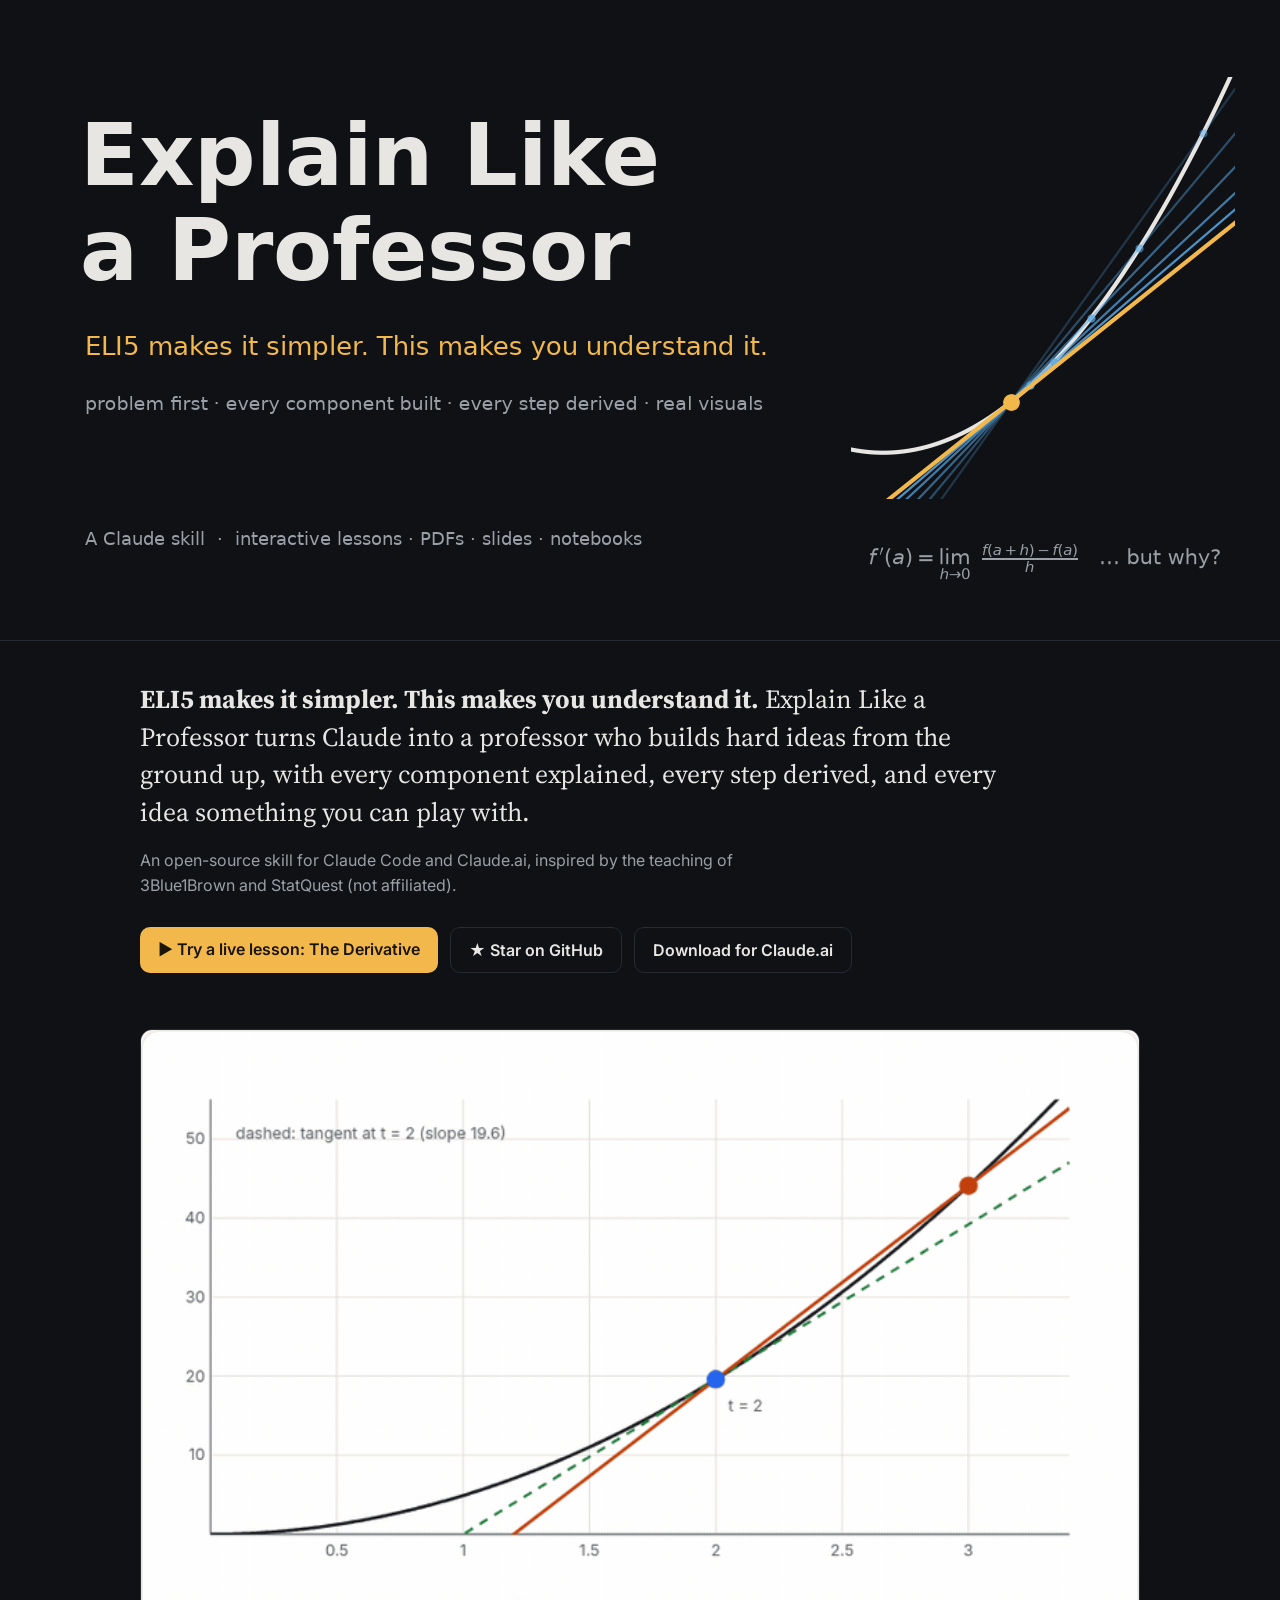
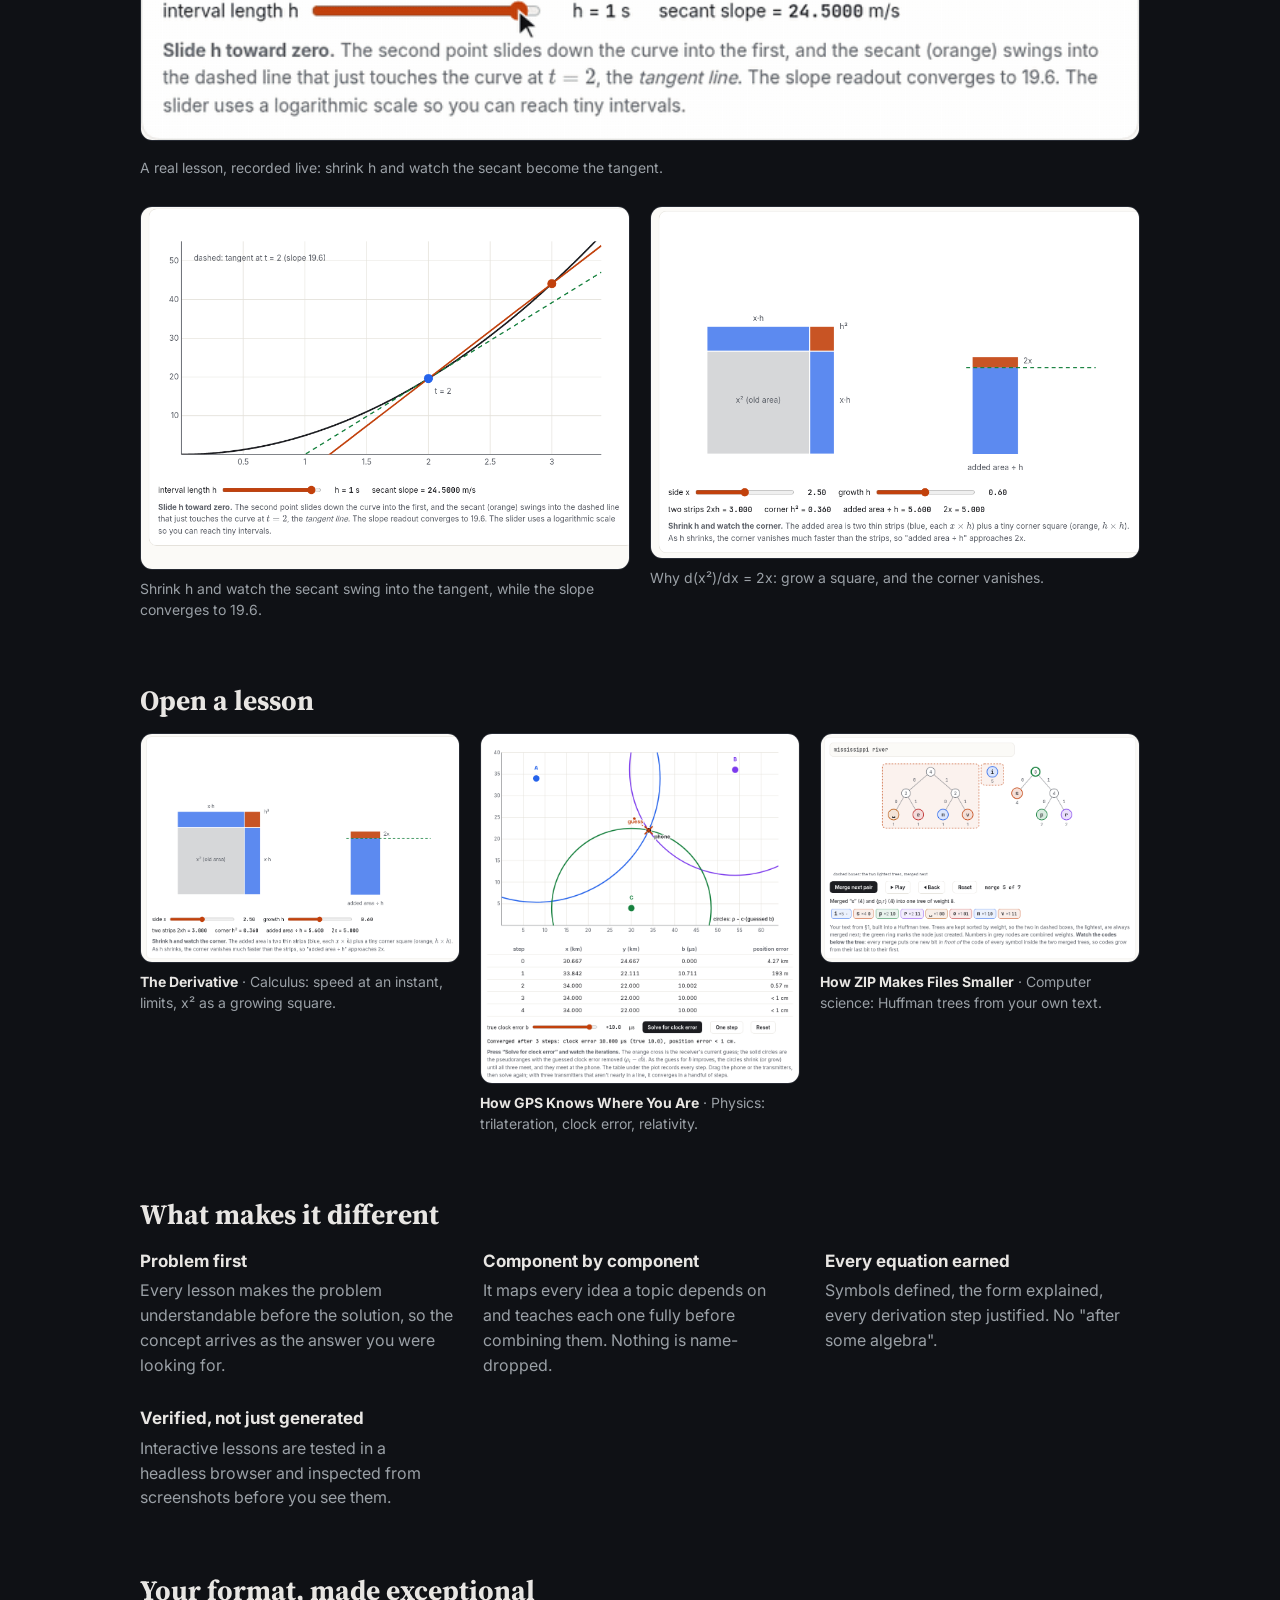
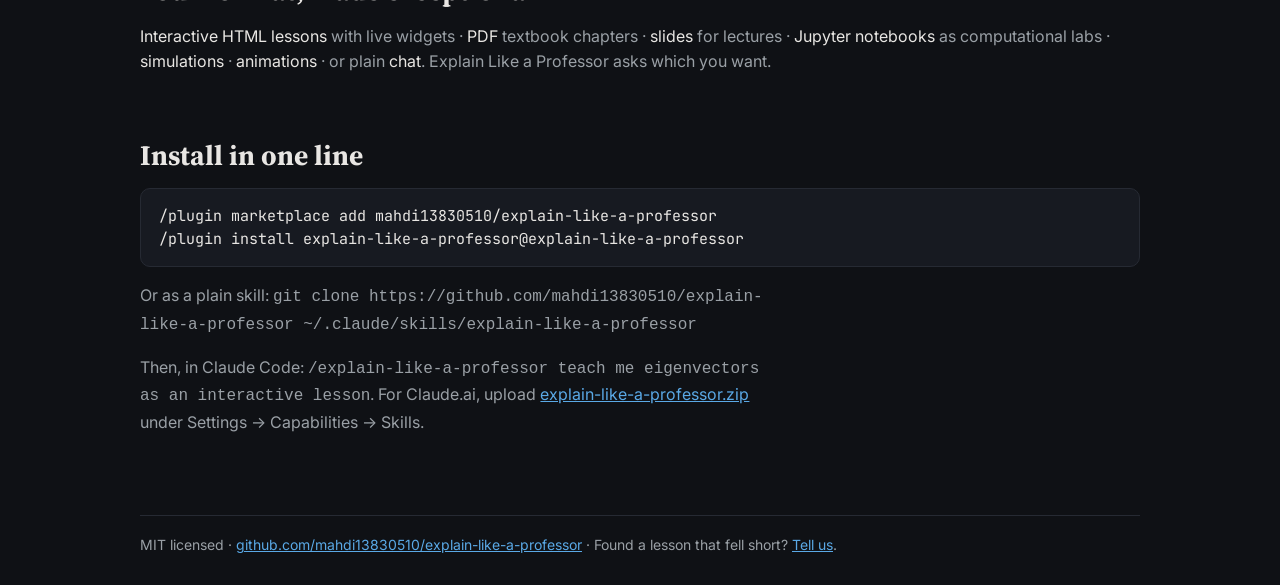
<file: index.html>
<!doctype html>
<html lang="en">
<head>
<meta charset="utf-8">
<meta name="viewport" content="width=device-width, initial-scale=1">
<title>Explain Like a Professor · a Claude skill that teaches like a great professor</title>
<meta name="description" content="Explain Like a Professor turns Claude into a professor: problem-first, component-by-component lessons with every step derived, delivered as interactive lessons, PDFs, slides or notebooks.">
<meta property="og:title" content="Explain Like a Professor: a Claude skill that teaches like a great professor">
<meta property="og:description" content="Stop getting summaries. Start getting lessons. Interactive, step-by-step, every equation derived.">
<meta property="og:image" content="https://mahdi13830510.github.io/explain-like-a-professor/assets/banner.png">
<meta property="og:url" content="https://mahdi13830510.github.io/explain-like-a-professor/">
<meta name="twitter:card" content="summary_large_image">
<meta name="twitter:image" content="https://mahdi13830510.github.io/explain-like-a-professor/assets/banner.png">
<link rel="preconnect" href="https://fonts.googleapis.com"><link rel="preconnect" href="https://fonts.gstatic.com" crossorigin>
<link href="https://fonts.googleapis.com/css2?family=Inter:wght@400;500;600;700&family=JetBrains+Mono:wght@400&family=Source+Serif+4:opsz,wght@8..60,400;8..60,700&display=swap" rel="stylesheet">
<style>
  :root { --bg:#0f1115; --surface:#171a21; --ink:#e8e6e3; --muted:#9aa0a6; --rule:#262a33; --accent:#f2b84b; --blue:#5aa9e6; }
  * { box-sizing: border-box; }
  body { margin:0; background:var(--bg); color:var(--ink); font:18px/1.6 "Source Serif 4", Georgia, serif; }
  .wrap { max-width: 1040px; margin: 0 auto; padding: 0 20px; }
  header img { display:block; width:100%; height:auto; border-bottom:1px solid var(--rule); }
  .lede { font-size: clamp(20px, 2.6vw, 26px); line-height:1.45; margin: 40px 0 8px; max-width: 34em; }
  .sub { color: var(--muted); font: 16px/1.6 Inter, system-ui, sans-serif; max-width: 40em; }
  .cta { display:flex; flex-wrap:wrap; gap:12px; margin: 28px 0 56px; font: 600 16px Inter, system-ui, sans-serif; }
  .cta a { text-decoration:none; padding: 12px 18px; border-radius: 10px; }
  .cta .primary { background: var(--accent); color: #1a1406; }
  .cta .ghost { color: var(--ink); border: 1px solid var(--rule); }
  .cta .ghost:hover { border-color: var(--muted); }
  h2 { font: 700 28px/1.2 "Source Serif 4", Georgia, serif; margin: 64px 0 16px; }
  .grid { display:grid; grid-template-columns: repeat(auto-fit, minmax(260px, 1fr)); gap: 28px; font: 16px/1.55 Inter, system-ui, sans-serif; color: var(--muted); }
  .grid b { display:block; color: var(--ink); font-size: 17px; margin-bottom: 4px; }
  figure { margin: 0; }
  .shots { display:grid; grid-template-columns: repeat(auto-fit, minmax(300px, 1fr)); gap: 20px; }
  .shots img { width:100%; height:auto; border-radius: 12px; border:1px solid var(--rule); display:block; }
  figcaption { font: 14px/1.5 Inter, system-ui, sans-serif; color: var(--muted); margin-top: 8px; }
  pre { font: 15px/1.5 "JetBrains Mono", ui-monospace, monospace; background: var(--surface); border:1px solid var(--rule); padding: 16px 18px; border-radius: 10px; overflow-x:auto; }
  .formats { font: 16px/1.6 Inter, system-ui, sans-serif; color: var(--muted); }
  .formats span { color: var(--ink); }
  footer { margin: 80px 0 40px; padding-top: 20px; border-top: 1px solid var(--rule); font: 14px Inter, system-ui, sans-serif; color: var(--muted); }
  a { color: var(--blue); }
</style>
</head>
<body>
<header><img src="assets/banner.png" alt="Explain Like a Professor: a Claude skill that teaches like a great professor" width="1280" height="640"></header>
<main class="wrap">
  <p class="lede"><b>ELI5 makes it simpler. This makes you understand it.</b> Explain Like a Professor turns Claude into a professor who builds hard ideas from the ground up, with every component explained, every step derived, and every idea something you can play with.</p>
  <p class="sub">An open-source skill for Claude Code and Claude.ai, inspired by the teaching of 3Blue1Brown and StatQuest (not affiliated).</p>
  <div class="cta">
    <a class="primary" href="showcase/derivatives/">▶ Try a live lesson: The Derivative</a>
    <a class="ghost" href="https://github.com/mahdi13830510/explain-like-a-professor">★ Star on GitHub</a>
    <a class="ghost" href="https://github.com/mahdi13830510/explain-like-a-professor/releases/latest">Download for Claude.ai</a>
  </div>

  <figure style="margin:0 0 28px"><a href="showcase/derivatives/#shrink"><img src="assets/demo-derivative.gif" alt="Demo of the derivative lesson: the secant becomes the tangent" style="width:100%;height:auto;border-radius:12px;border:1px solid var(--rule)"></a><figcaption>A real lesson, recorded live: shrink h and watch the secant become the tangent.</figcaption></figure>
  <div class="shots">
    <figure><a href="showcase/derivatives/#shrink"><img src="assets/preview-limit.png" alt="Shrink h and the secant becomes the tangent"></a><figcaption>Shrink h and watch the secant swing into the tangent, while the slope converges to 19.6.</figcaption></figure>
    <figure><a href="showcase/derivatives/#square"><img src="assets/preview-square.png" alt="x squared as a growing square"></a><figcaption>Why d(x²)/dx = 2x: grow a square, and the corner vanishes.</figcaption></figure>
  </div>

  <h2>Open a lesson</h2>
  <div class="shots">
    <figure><a href="showcase/derivatives/"><img src="assets/preview-square.png" alt="The Derivative"></a><figcaption><b style="color:var(--ink)">The Derivative</b> · Calculus: speed at an instant, limits, x² as a growing square.</figcaption></figure>
    <figure><a href="showcase/gps/"><img src="assets/preview-gps-1.png" alt="How GPS works"></a><figcaption><b style="color:var(--ink)">How GPS Knows Where You Are</b> · Physics: trilateration, clock error, relativity.</figcaption></figure>
    <figure><a href="showcase/compression/"><img src="assets/preview-zip-1.png" alt="How ZIP compresses"></a><figcaption><b style="color:var(--ink)">How ZIP Makes Files Smaller</b> · Computer science: Huffman trees from your own text.</figcaption></figure>
  </div>

  <h2>What makes it different</h2>
  <div class="grid">
    <div><b>Problem first</b>Every lesson makes the problem understandable before the solution, so the concept arrives as the answer you were looking for.</div>
    <div><b>Component by component</b>It maps every idea a topic depends on and teaches each one fully before combining them. Nothing is name-dropped.</div>
    <div><b>Every equation earned</b>Symbols defined, the form explained, every derivation step justified. No "after some algebra".</div>
    <div><b>Verified, not just generated</b>Interactive lessons are tested in a headless browser and inspected from screenshots before you see them.</div>
  </div>

  <h2>Your format, made exceptional</h2>
  <p class="formats"><span>Interactive HTML lessons</span> with live widgets · <span>PDF</span> textbook chapters · <span>slides</span> for lectures · <span>Jupyter notebooks</span> as computational labs · <span>simulations</span> · <span>animations</span> · or plain <span>chat</span>. Explain Like a Professor asks which you want.</p>

  <h2>Install in one line</h2>
  <pre>/plugin marketplace add mahdi13830510/explain-like-a-professor
/plugin install explain-like-a-professor@explain-like-a-professor</pre>
  <p class="sub">Or as a plain skill: <code>git clone https://github.com/mahdi13830510/explain-like-a-professor ~/.claude/skills/explain-like-a-professor</code></p>
  <p class="sub">Then, in Claude Code: <code>/explain-like-a-professor teach me eigenvectors as an interactive lesson</code>. For Claude.ai, upload <a href="https://github.com/mahdi13830510/explain-like-a-professor/releases/latest">explain-like-a-professor.zip</a> under Settings → Capabilities → Skills.</p>

  <footer>MIT licensed · <a href="https://github.com/mahdi13830510/explain-like-a-professor">github.com/mahdi13830510/explain-like-a-professor</a> · Found a lesson that fell short? <a href="https://github.com/mahdi13830510/explain-like-a-professor/issues/new?template=lesson-fell-short.md">Tell us</a>.</footer>
</main>
</body>
</html>
</file>
